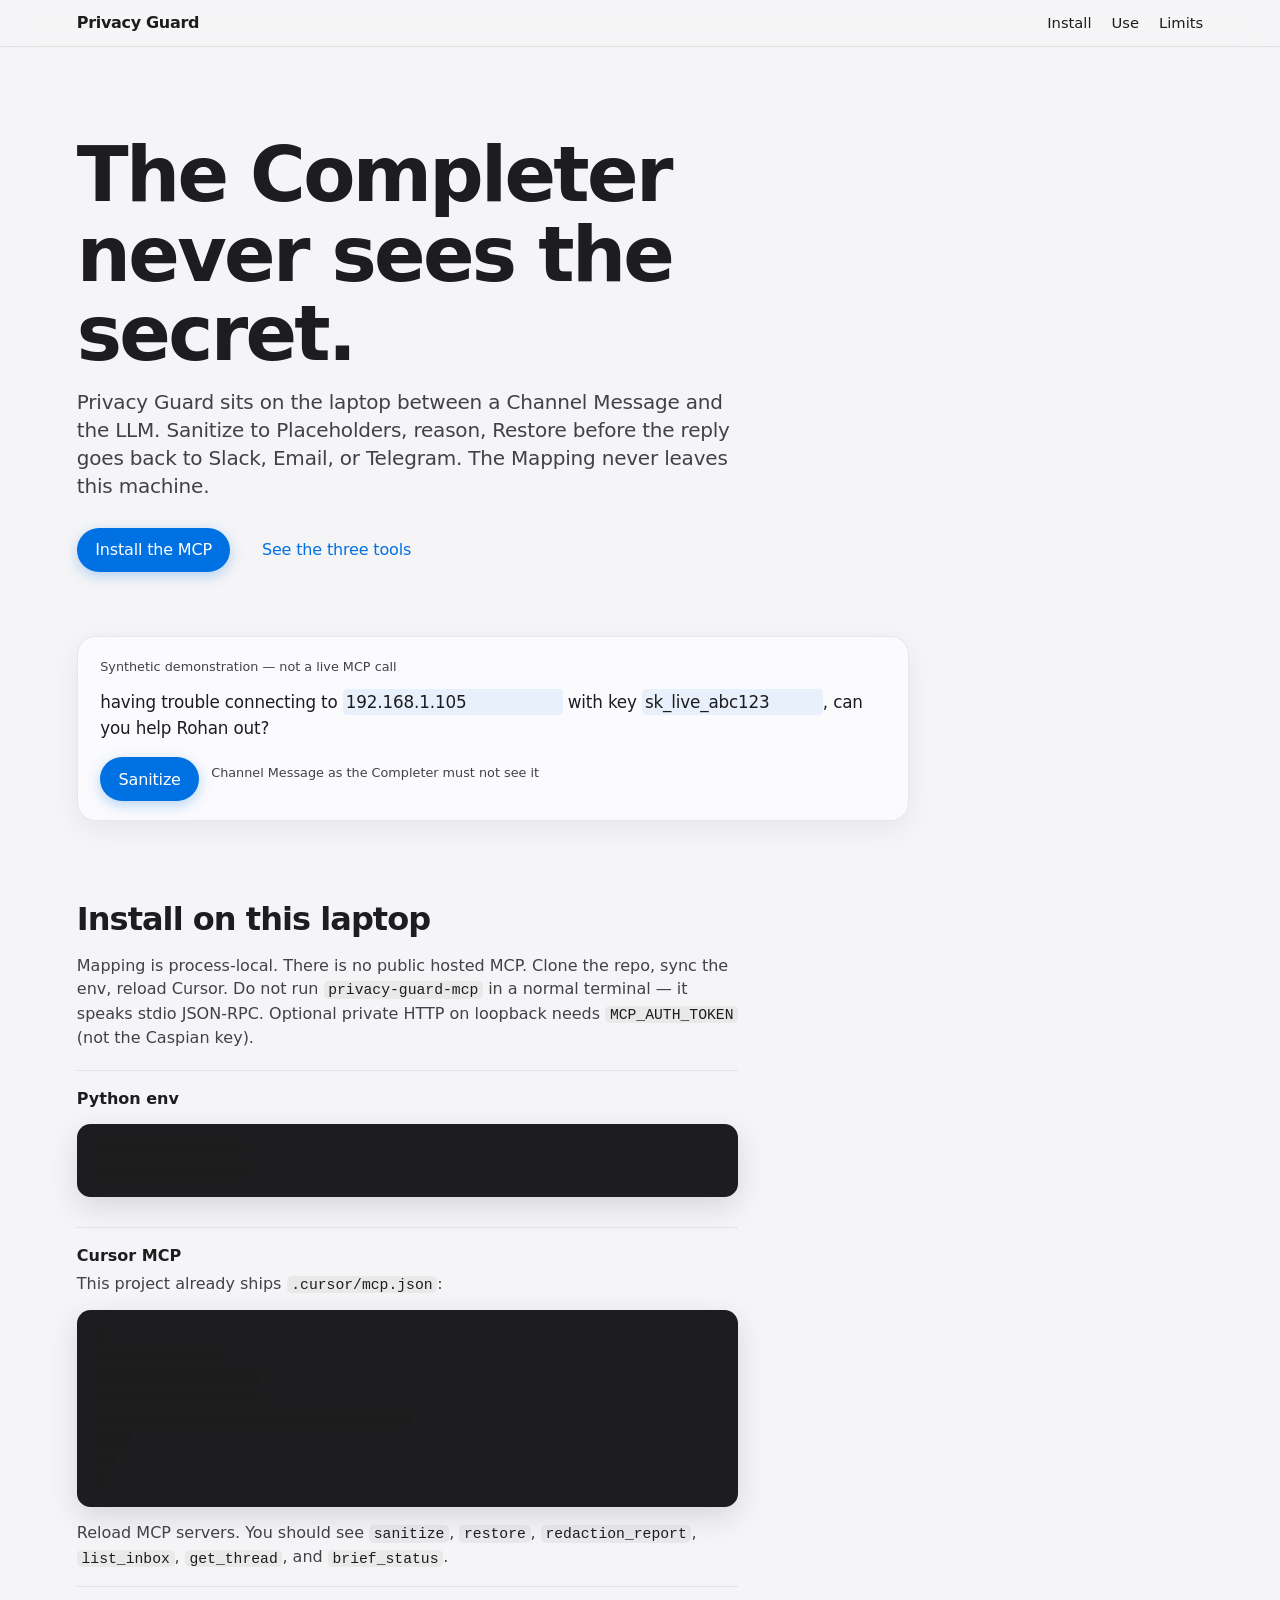
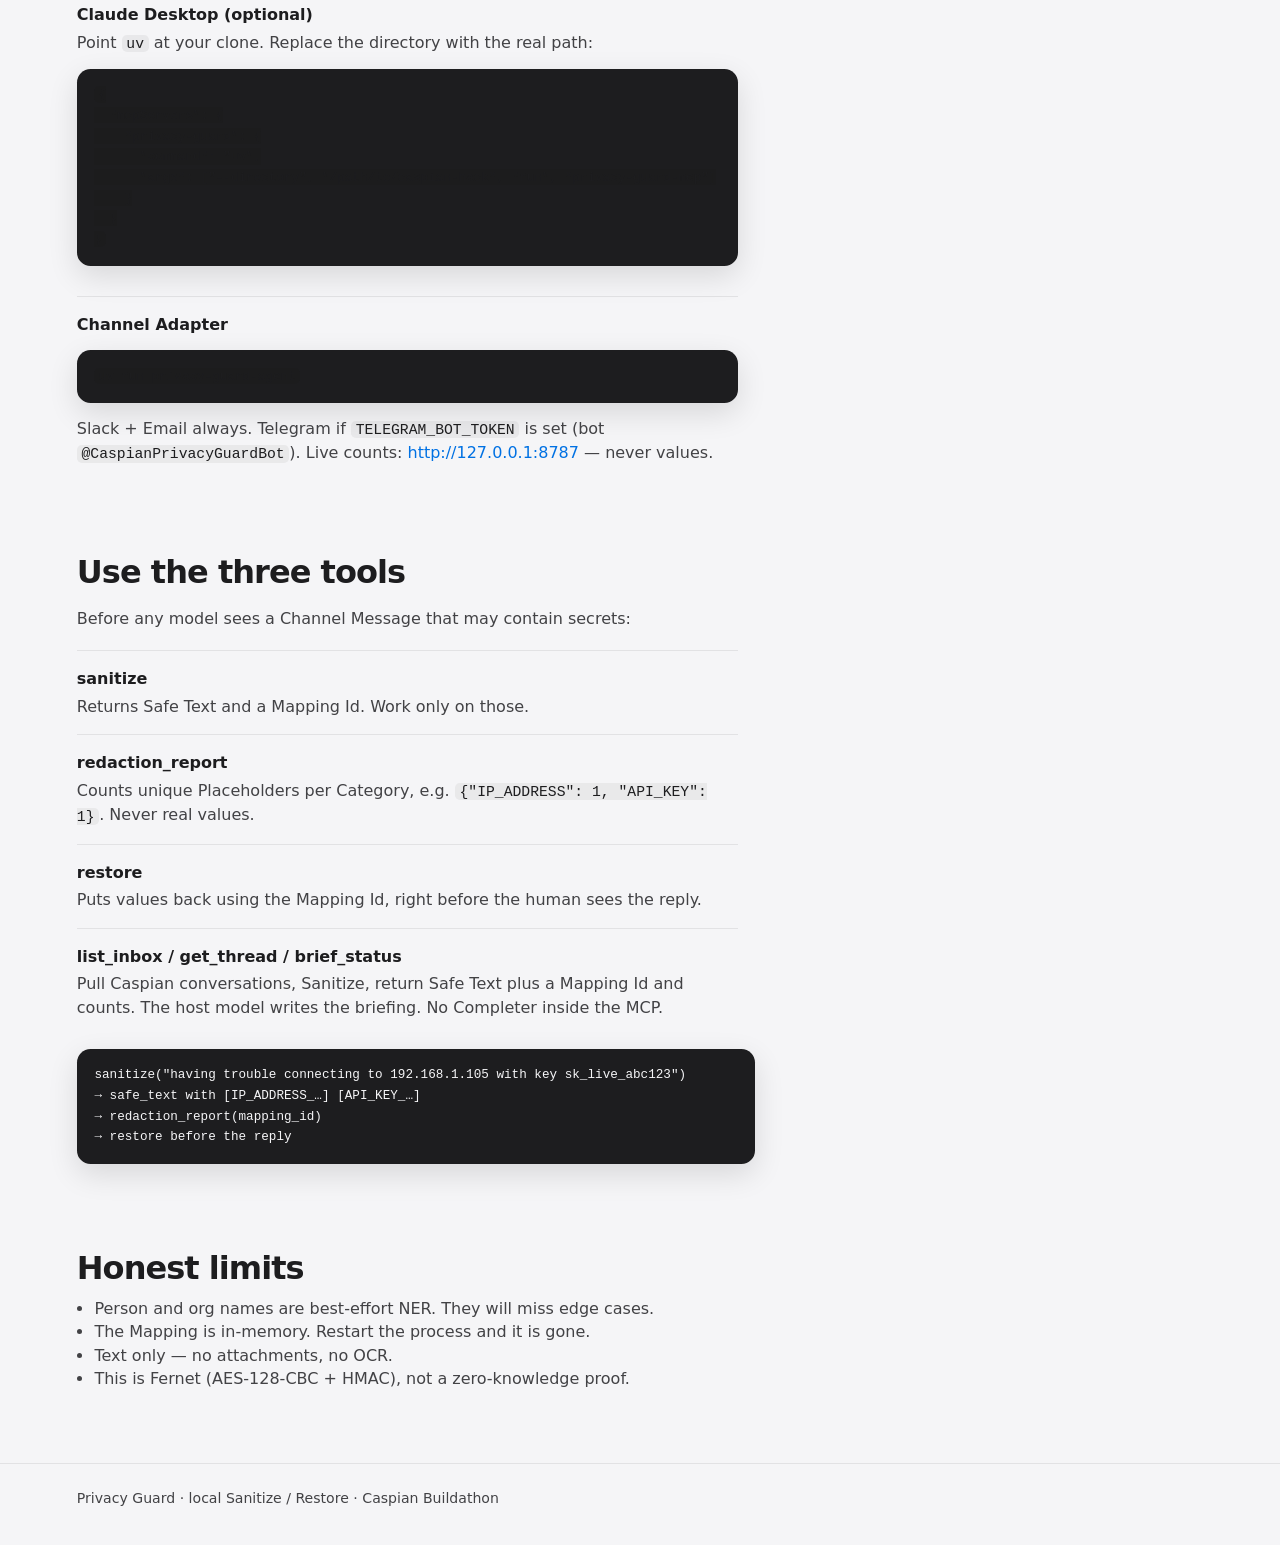
<file: web/index.html>
<!DOCTYPE html>
<html lang="en">
<head>
  <meta charset="utf-8">
  <meta name="viewport" content="width=device-width, initial-scale=1">
  <title>Privacy Guard — install and use</title>
  <link rel="stylesheet" href="styles.css">
</head>
<body>
  <!--
  THESIS: The Completer never sees the secret — a product page that proves Sanitize on the sentence, then installs the local MCP. Refuses the SaaS-privacy card grid.
  OWN-WORLD: Fluorescent hall + laptop. Apple materials: system type, #f5f5f7 paper, translucent nav, pill CTA. Brief-pinned over degraded seed 29b6508d.
  STORY: A judge understands the mechanism, installs stdio MCP in Cursor, and knows Restore / Redaction Report exist.
  FIRST VIEWPORT: Sticky nav. Display heading. Primary CTA Install the MCP. Synthetic sanitize demo under the fold of the hero, still in the first scroll.
  FORM: Persuade · Apple layout (plan-pinned) · seed 29b6508d degraded, no challengers. FINISH: unreviewed and undocumented is unfinished; this build ends with the finish review, the verdict, and DESIGN.md
  -->
  <header class="nav">
    <a class="mark" href="#top">Privacy Guard</a>
    <nav class="nav-links" aria-label="Page">
      <a href="#install">Install</a>
      <a href="#use">Use</a>
      <a href="#limits">Limits</a>
    </nav>
  </header>

  <main id="top">
    <section class="hero">
      <h1>The Completer never sees the secret.</h1>
      <p class="lede">
        Privacy Guard sits on the laptop between a Channel Message and the LLM.
        Sanitize to Placeholders, reason, Restore before the reply goes back to
        Slack, Email, or Telegram. The Mapping never leaves this machine.
      </p>
      <a class="cta" href="#install">Install the MCP</a>
      <a class="cta ghost" href="#use">See the three tools</a>
    </section>

    <div class="demo" aria-label="Synthetic sanitize demonstration">
      <p class="demo-label">Synthetic demonstration — not a live MCP call</p>
      <p class="line" id="demo-line">
        having trouble connecting to
        <span class="swap">
          <span class="secret">192.168.1.105</span>
          <span class="ph">[IP_ADDRESS_0D5DBC27]</span>
        </span>
        with key
        <span class="swap">
          <span class="secret">sk_live_abc123</span>
          <span class="ph">[API_KEY_CCF23B8D]</span>
        </span>,
        can you help Rohan out?
      </p>
      <div class="demo-actions">
        <button class="cta" type="button" id="sanitize-btn" aria-pressed="false">Sanitize</button>
        <span class="demo-label" id="demo-status">Channel Message as the Completer must not see it</span>
      </div>
    </div>

    <section id="install">
      <h2>Install on this laptop</h2>
      <p>
        Mapping is process-local. There is no public hosted MCP. Clone the repo,
        sync the env, reload Cursor. Do not run <code>privacy-guard-mcp</code>
        in a normal terminal — it speaks stdio JSON-RPC. Optional private HTTP
        on loopback needs <code>MCP_AUTH_TOKEN</code> (not the Caspian key).
      </p>
      <ol class="steps">
        <li>
          <strong>Python env</strong>
          <pre><code>uv sync --extra dev
cp .env.example .env</code></pre>
        </li>
        <li>
          <strong>Cursor MCP</strong>
          This project already ships <code>.cursor/mcp.json</code>:
          <pre><code>{
  "mcpServers": {
    "privacy-guard": {
      "command": "uv",
      "args": ["run", "privacy-guard-mcp"]
    }
  }
}</code></pre>
          Reload MCP servers. You should see <code>sanitize</code>,
          <code>restore</code>, <code>redaction_report</code>,
          <code>list_inbox</code>, <code>get_thread</code>, and
          <code>brief_status</code>.
        </li>
        <li>
          <strong>Claude Desktop (optional)</strong>
          Point <code>uv</code> at your clone. Replace the directory with the
          real path:
          <pre><code>{
  "mcpServers": {
    "privacy-guard": {
      "command": "uv",
      "args": ["--directory", "/path/to/caspian-hack", "run", "privacy-guard-mcp"]
    }
  }
}</code></pre>
        </li>
        <li>
          <strong>Channel Adapter</strong>
          <pre><code>uv run privacy-guard-agent</code></pre>
          Slack + Email always. Telegram if <code>TELEGRAM_BOT_TOKEN</code> is set
          (bot <code>@CaspianPrivacyGuardBot</code>). Live counts:
          <a href="http://127.0.0.1:8787">http://127.0.0.1:8787</a> — never values.
        </li>
      </ol>
    </section>

    <section id="use">
      <h2>Use the three tools</h2>
      <p>
        Before any model sees a Channel Message that may contain secrets:
      </p>
      <ol class="steps">
        <li>
          <strong>sanitize</strong>
          Returns Safe Text and a Mapping Id. Work only on those.
        </li>
        <li>
          <strong>redaction_report</strong>
          Counts unique Placeholders per Category, e.g.
          <code>{"IP_ADDRESS": 1, "API_KEY": 1}</code>. Never real values.
        </li>
        <li>
          <strong>restore</strong>
          Puts values back using the Mapping Id, right before the human sees the reply.
        </li>
        <li>
          <strong>list_inbox / get_thread / brief_status</strong>
          Pull Caspian conversations, Sanitize, return Safe Text plus a Mapping Id
          and counts. The host model writes the briefing. No Completer inside the MCP.
        </li>
      </ol>
      <pre><code>sanitize("having trouble connecting to 192.168.1.105 with key sk_live_abc123")
→ safe_text with [IP_ADDRESS_…] [API_KEY_…]
→ redaction_report(mapping_id)
→ restore before the reply</code></pre>
    </section>

    <section id="limits">
      <h2>Honest limits</h2>
      <ul class="limits">
        <li>Person and org names are best-effort NER. They will miss edge cases.</li>
        <li>The Mapping is in-memory. Restart the process and it is gone.</li>
        <li>Text only — no attachments, no OCR.</li>
        <li>This is Fernet (AES-128-CBC + HMAC), not a zero-knowledge proof.</li>
      </ul>
    </section>
  </main>

  <footer>
    Privacy Guard · local Sanitize / Restore · Caspian Buildathon
  </footer>

  <script>
    const line = document.getElementById("demo-line");
    const btn = document.getElementById("sanitize-btn");
    const status = document.getElementById("demo-status");
    btn.addEventListener("click", () => {
      const safe = line.classList.toggle("is-safe");
      btn.setAttribute("aria-pressed", String(safe));
      btn.textContent = safe ? "Show original" : "Sanitize";
      status.textContent = safe
        ? "Safe Text — what Featherless is allowed to see"
        : "Channel Message as the Completer must not see it";
    });
  </script>
</body>
</html>
</file>
<file: web/styles.css>
:root {
  --paper: #f5f5f7;
  --ink: #1d1d1f;
  --muted: #424245;
  --line: rgba(0, 0, 0, 0.08);
  --blue: #0071e3;
  --blue-press: #0077ed;
  --chip: #fbfbfd;
  --nav: rgba(245, 245, 247, 0.72);
  --focus: #0071e3;
  --ph: #6e388c;
}

* { box-sizing: border-box; }

html {
  scroll-behavior: smooth;
}

html, body {
  margin: 0;
  background: var(--paper);
  color: var(--ink);
  font: 100%/1.47 system-ui, -apple-system, "SF Pro Text", "Segoe UI", sans-serif;
}

body {
  min-height: 100%;
}

a {
  color: var(--blue);
  text-decoration: none;
}

a:hover { text-decoration: underline; }

:focus-visible {
  outline: 3px solid var(--focus);
  outline-offset: 3px;
}

.nav {
  position: sticky;
  top: 0;
  z-index: 10;
  display: flex;
  align-items: center;
  justify-content: space-between;
  gap: 1rem;
  padding: 0.7rem 6vw;
  background: var(--nav);
  backdrop-filter: saturate(180%) blur(20px);
  -webkit-backdrop-filter: saturate(180%) blur(20px);
  border-bottom: 1px solid var(--line);
}

.mark {
  font-weight: 600;
  letter-spacing: -0.02em;
  color: var(--ink);
  text-decoration: none;
}

.nav-links {
  display: flex;
  gap: 1.25rem;
  font-size: 0.92rem;
}

.nav-links a { color: var(--ink); }

.hero {
  padding: 5.5rem 6vw 4rem;
  max-width: 68rem;
}

.hero h1 {
  margin: 0 0 0.85rem;
  max-width: 16ch;
  font-size: clamp(2.4rem, 6vw, 4.75rem);
  font-weight: 600;
  line-height: 1.05;
  letter-spacing: -0.035em;
}

.hero .lede {
  margin: 0 0 1.75rem;
  max-width: 42rem;
  font-size: 1.25rem;
  line-height: 1.4;
  letter-spacing: -0.01em;
  color: var(--muted);
}

.cta {
  display: inline-flex;
  align-items: center;
  justify-content: center;
  min-height: 2.75rem;
  padding: 0 1.15rem;
  border: 0;
  border-radius: 980px;
  background: var(--blue);
  color: #fff;
  font: inherit;
  font-weight: 500;
  letter-spacing: -0.01em;
  cursor: pointer;
  text-decoration: none;
  box-shadow: 0 4px 14px rgba(0, 113, 227, 0.28);
  transition: transform 100ms ease-out, background 100ms ease-out;
}

.cta:hover { text-decoration: none; background: var(--blue-press); }
.cta:active { transform: scale(0.97); }

.ghost {
  background: transparent;
  color: var(--blue);
  box-shadow: none;
  margin-left: 0.5rem;
}

.ghost:hover { background: rgba(0, 113, 227, 0.08); }

.demo {
  margin: 0 6vw 5rem;
  max-width: 52rem;
  padding: 1.35rem 1.4rem 1.15rem;
  background: var(--chip);
  border: 1px solid var(--line);
  border-radius: 1.15rem;
  box-shadow: 0 8px 28px rgba(0, 0, 0, 0.06);
}

.demo-label {
  margin: 0 0 0.75rem;
  font-size: 0.8rem;
  color: var(--muted);
}

.line {
  margin: 0;
  font-size: 1.05rem;
  line-height: 1.55;
  letter-spacing: -0.01em;
}

.swap {
  display: inline-grid;
  vertical-align: baseline;
}

.swap > * {
  grid-area: 1 / 1;
}

.secret, .ph {
  border-radius: 0.28rem;
  padding: 0 0.18em;
  transition: opacity 380ms cubic-bezier(0.22, 1, 0.36, 1),
    filter 380ms cubic-bezier(0.22, 1, 0.36, 1);
}

.secret { background: rgba(0, 113, 227, 0.08); }
.ph {
  background: rgba(110, 56, 140, 0.12);
  color: var(--ph);
  font-variant-numeric: tabular-nums;
  opacity: 0;
  filter: blur(6px);
}

.line.is-safe .secret {
  opacity: 0;
  filter: blur(6px);
}

.line.is-safe .ph {
  opacity: 1;
  filter: blur(0);
}

.demo-actions {
  display: flex;
  align-items: center;
  gap: 0.75rem;
  margin-top: 1rem;
}

section {
  padding: 0 6vw 4.5rem;
  max-width: 52rem;
}

section h2 {
  margin: 0 0 0.65rem;
  font-size: 2rem;
  font-weight: 600;
  letter-spacing: -0.03em;
  line-height: 1.15;
}

section p, section li {
  color: var(--muted);
  max-width: 65ch;
}

pre {
  overflow: auto;
  padding: 1rem 1.1rem;
  background: #1d1d1f;
  color: #f5f5f7;
  border-radius: 0.85rem;
  font-size: 0.86rem;
  line-height: 1.5;
  box-shadow: 0 10px 30px rgba(0, 0, 0, 0.12);
}

code {
  font-family: ui-monospace, "SF Mono", Menlo, Consolas, monospace;
  font-size: 0.92em;
}

p code, li code {
  background: rgba(0, 0, 0, 0.05);
  padding: 0.05em 0.32em;
  border-radius: 0.3rem;
  color: var(--ink);
}

.steps {
  margin: 1.25rem 0 0;
  padding: 0;
  list-style: none;
}

.steps li {
  position: relative;
  padding: 1rem 0 1rem 0;
  border-top: 1px solid var(--line);
}

.steps strong {
  display: block;
  color: var(--ink);
  margin-bottom: 0.25rem;
}

.limits {
  margin: 0;
  padding-left: 1.1rem;
}

footer {
  padding: 1.5rem 6vw 2.5rem;
  border-top: 1px solid var(--line);
  color: var(--muted);
  font-size: 0.88rem;
}

@media (prefers-reduced-motion: reduce) {
  html { scroll-behavior: auto; }
  .cta, .secret, .ph {
    transition: none;
  }
  .line.is-safe .secret { filter: none; }
  .line .ph, .line.is-safe .ph { filter: none; }
}

@media (prefers-reduced-transparency: reduce) {
  .nav {
    background: #f5f5f7;
    backdrop-filter: none;
    -webkit-backdrop-filter: none;
  }
}

@media (max-width: 640px) {
  .hero { padding-top: 3.5rem; }
  .ghost { margin-left: 0; margin-top: 0.5rem; }
  .hero .cta, .hero .ghost { display: flex; width: fit-content; }
}
</file>
